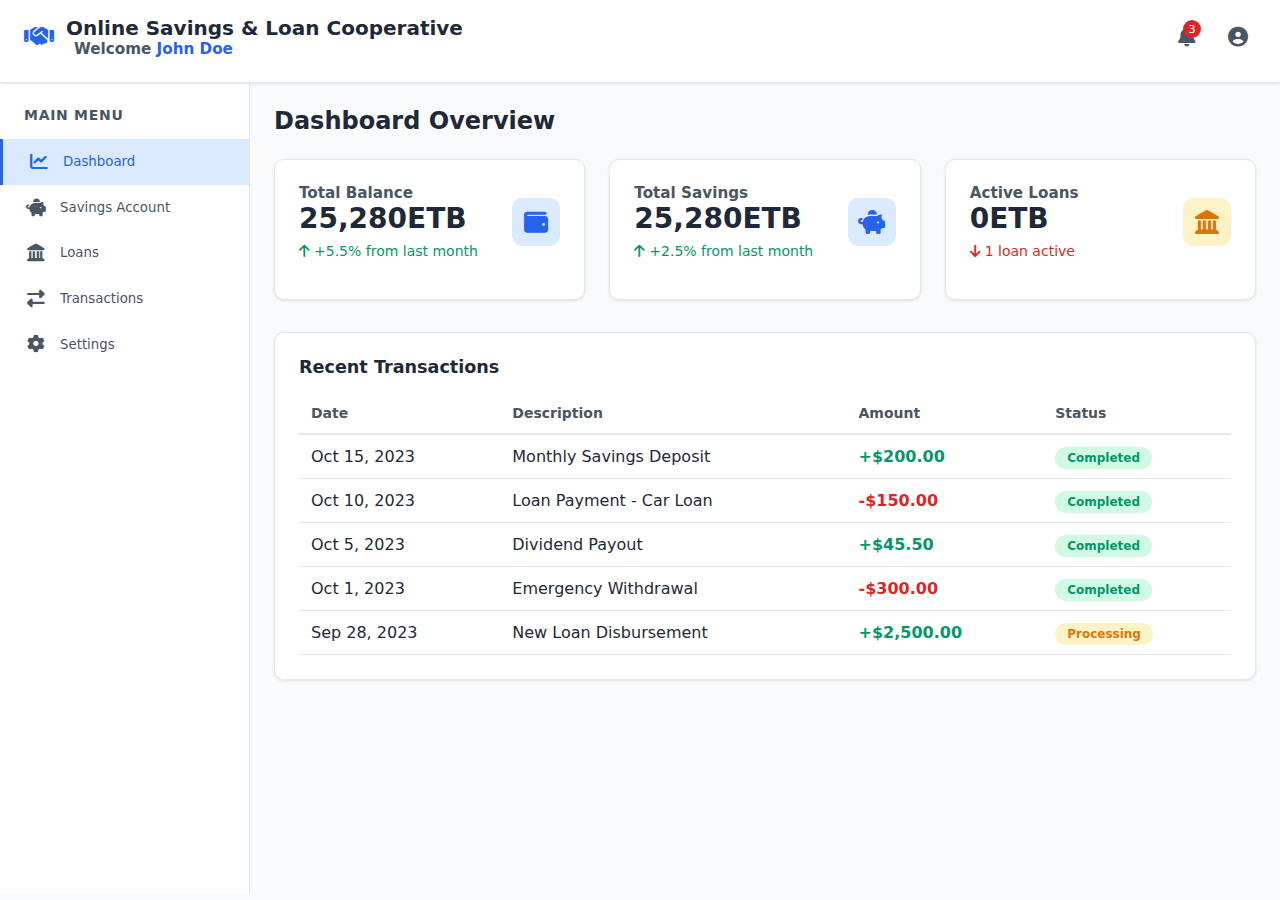
<file: index.html>
<!DOCTYPE html>
<html lang="en">
<head>
    <meta charset="UTF-8">
    <meta name="viewport" content="width=device-width, initial-scale=1.0">
    <title>Online Savings & Loan Cooperative</title>
    <link rel="stylesheet" href="https://cdnjs.cloudflare.com/ajax/libs/font-awesome/6.4.0/css/all.min.css">
    <link rel="stylesheet" href="style.css">
</head>
<body>
    <!-- Header -->
    <header class="header">
        <div class="header-top">
            <button class="menu-toggle" id="menuToggle">
                <i class="fas fa-bars"></i>
            </button>
            
            <div class="logo-section">
                <div class="logo-icon">
                    <i class="fas fa-handshake"></i>
                </div>
                <div class="logo-text">
                    Online Savings & Loan Cooperative<br>
                    <div class="welcome-text">
                         Welcome <span class="welcome-name" id="memberName">John Doe</span>
                    </div>
                </div>
            </div>
            
            <div class="header-actions">
                <button class="notification-btn">
                    <i class="fas fa-bell"></i>
                    <span class="notification-badge">3</span>
                </button>
                <button class="profile-btn" id="profileToggle">
                    <i class="fas fa-user-circle"></i>
                </button>
            </div>
        </div>
    </header>

    <!-- Main Container -->
    <div class="main-layout">
        <!-- Left Sidebar -->
        <aside class="sidebar" id="sidebar">
            <button class="sidebar-close" id="sidebarClose">
                <i class="fas fa-times"></i>
            </button>
            
            <div class="nav-title">Main Menu</div>
            <nav>
                <button type="button" class="nav-item active"
                    data-page="pages/dashboard-home.html"
                    aria-label="Open Dashboard"
                    aria-current="page"
                    title="Dashboard">
                    <i class="fas fa-chart-line nav-icon" aria-hidden="true"></i>
                    <span class="nav-text">Dashboard</span>
                </button>

                <button type="button" class="nav-item" data-page="pages/save.html">
                    <i class="fas fa-piggy-bank nav-icon"></i>
                    <span>Savings Account</span>
                </button>

                <button type="button" class="nav-item" data-page="pages/loan.html">
                    <i class="fas fa-landmark nav-icon"></i>
                    <span>Loans</span>
                </button>

                <button type="button" class="nav-item" data-page="pages/transactions.html">
                    <i class="fas fa-exchange-alt nav-icon"></i>
                    <span>Transactions</span>
                </button>

                <button type="button" class="nav-item" data-page="pages/settings.html">
                    <i class="fas fa-cog nav-icon"></i>
                    <span>Settings</span>
                </button>
            </nav>
        </aside>

        <!-- Main Content Area -->
        <main class="main-content" id="mainContent">
            <!-- Content will be loaded here -->
        </main>
    </div>

    <!-- Profile Panel -->
    <div class="profile-overlay" id="profileOverlay"></div>
    <aside class="profile-panel" id="profilePanel">
        <div class="profile-header">
            <div class="profile-title">My Profile</div>
            <button class="profile-close" id="profileClose">
                <i class="fas fa-times"></i>
            </button>
        </div>
        
        <div class="profile-content">
            <div class="profile-card">
                <div class="profile-name">John Doe</div>
            </div>
            
            <div class="info-section">
                <div class="info-title">Account Status</div>
                <div class="info-item">
                    <span class="info-label">Status</span>
                    <span class="info-value status-completed">Active</span>
                </div>
                <div class="info-item">
                    <span class="info-label">Member Since</span>
                    <span class="info-value">Jan 15, 2021</span>
                </div>
                <div class="info-item">
                    <span class="info-label">Last Login</span>
                    <span class="info-value">Today, 10:30 AM</span>
                </div>
            </div>
            
            <button class="logout-btn" id="logoutBtn">
                <i class="fas fa-sign-out-alt"></i> Logout
            </button>
        </div>
    </aside>

    <script src="script.js"></script>
    <script>
        document.addEventListener('DOMContentLoaded', function() {
            // Sidebar toggle
            const menuToggle = document.getElementById('menuToggle');
            const sidebar = document.getElementById('sidebar');
            const sidebarClose = document.getElementById('sidebarClose');
            const profileToggle = document.getElementById('profileToggle');
            
            // Mobile detection
            function isMobile() {
                return window.innerWidth <= 768;
            }
            
            // Initialize sidebar
            function initSidebar() {
                if (!isMobile()) {
                    sidebar.style.left = '0';
                    menuToggle.style.display = 'none';
                } else {
                    sidebar.style.left = '-250px';
                    menuToggle.style.display = 'flex';
                }
            }
            
            // Toggle sidebar
            menuToggle.addEventListener('click', function() {
                if (isMobile()) {
                    sidebar.classList.toggle('active');
                    if (sidebar.classList.contains('active')) {
                        sidebar.style.left = '0';
                    } else {
                        sidebar.style.left = '-250px';
                    }
                }
            });
            
            // Close sidebar
            sidebarClose.addEventListener('click', function() {
                if (isMobile()) {
                    sidebar.classList.remove('active');
                    sidebar.style.left = '-250px';
                }
            });
            
            // Close sidebar when clicking outside on mobile
            document.addEventListener('click', function(e) {
                if (isMobile() && 
                    sidebar.classList.contains('active') &&
                    !sidebar.contains(e.target) &&
                    !menuToggle.contains(e.target)) {
                    
                    sidebar.classList.remove('active');
                    sidebar.style.left = '-250px';
                }
            });
            
            // Date filter buttons
            const filterBtns = document.querySelectorAll('.filter-btn');
            filterBtns.forEach(btn => {
                btn.addEventListener('click', function() {
                    filterBtns.forEach(b => b.classList.remove('active'));
                    this.classList.add('active');
                });
            });
            
            // Navigation items
            const navItems = document.querySelectorAll('.nav-item');
            navItems.forEach(item => {
                item.addEventListener('click', function() {
                    navItems.forEach(nav => nav.classList.remove('active'));
                    this.classList.add('active');
                    
                    // Close sidebar on mobile after click
                    if (isMobile()) {
                        setTimeout(() => {
                            sidebar.classList.remove('active');
                            sidebar.style.left = '-250px';
                        }, 300);
                    }
                });
            });
            
            // Initialize
            initSidebar();
            window.addEventListener('resize', initSidebar);
            
            console.log('Savings page loaded');
        });
        
        // Action button functions
        function openDepositModal() {
            alert('Deposit form would open here.\nIn a real app, this would show a modal with deposit form.');
        }
        
        function openWithdrawModal() {
            alert('Withdrawal request form would open here.\nIn a real app, this would show a modal with withdrawal form.');
        }
        
        function openTransferModal() {
            alert('Transfer funds form would open here.\nIn a real app, this would show a modal with transfer form.');
        }
        
        function downloadStatement() {
            alert('Statement download would start here.\nIn a real app, this would generate a PDF statement.');
        }
    </script>
    <script>
        // Loan page specific JavaScript
        function applyForLoan() {
            alert('Loan application form would open here.\nIn a real app, this would show a loan application form.');
        }
        
        function makePayment() {
            alert('Loan payment form would open here.\nIn a real app, this would show a payment form.');
        }
        
        function viewSchedule() {
            alert('Payment schedule would display here.\nIn a real app, this would show a repayment calendar.');
        }
        
        function downloadLoanStatement() {
            alert('Loan statement would download here.\nIn a real app, this would generate a PDF statement.');
        }
    </script>
    <script>
        // Transaction page specific JavaScript
        let currentFilter = 'all';
        
        function filterByType(type) {
            currentFilter = type;
            const rows = document.querySelectorAll('#transactionsTable tr');
            const filterButtons = document.querySelectorAll('.action-btn');
            
            // Update active button
            filterButtons.forEach(btn => {
                btn.classList.remove('active');
                if (btn.onclick && btn.onclick.toString().includes(type)) {
                    btn.classList.add('active');
                }
            });
            
            // Filter rows
            rows.forEach(row => {
                if (type === 'all') {
                    row.style.display = '';
                } else {
                    const typeClass = row.querySelector('.transaction-type');
                    if (typeClass && typeClass.classList.contains(`type-${type}`)) {
                        row.style.display = '';
                    } else {
                        row.style.display = 'none';
                    }
                }
            });
            
            // Update count
            const visibleRows = Array.from(rows).filter(row => row.style.display !== 'none');
            document.querySelector('.section-title + div').textContent = 
                `Showing ${visibleRows.length} of 247 transactions`;
        }
        
        function exportTransactions() {
            const format = prompt('Export format:\n1. CSV\n2. PDF\n3. Excel\n\nEnter choice (1-3):');
            if (format) {
                let fileType = '';
                switch(format) {
                    case '1': fileType = 'CSV'; break;
                    case '2': fileType = 'PDF'; break;
                    case '3': fileType = 'Excel'; break;
                    default: fileType = 'CSV';
                }
                alert(`Exporting transactions as ${fileType} file...\nIn a real app, this would generate and download the file.`);
            }
        }
        
        // Search functionality
        document.getElementById('searchInput').addEventListener('input', function(e) {
            const searchTerm = e.target.value.toLowerCase();
            const rows = document.querySelectorAll('#transactionsTable tr');
            
            rows.forEach(row => {
                const text = row.textContent.toLowerCase();
                if (text.includes(searchTerm)) {
                    row.style.display = '';
                } else {
                    row.style.display = 'none';
                }
            });
        });
        
        // Filter by account
        document.getElementById('accountFilter').addEventListener('change', function(e) {
            const selectedAccount = e.target.value;
            const rows = document.querySelectorAll('#transactionsTable tr');
            
            rows.forEach(row => {
                const accountCell = row.querySelector('td:nth-child(3)');
                if (accountCell) {
                    const accountText = accountCell.textContent;
                    if (!selectedAccount || accountText.includes(selectedAccount)) {
                        row.style.display = '';
                    } else {
                        row.style.display = 'none';
                    }
                }
            });
        });
        
        // Filter by status
        document.getElementById('statusFilter').addEventListener('change', function(e) {
            const selectedStatus = e.target.value;
            const rows = document.querySelectorAll('#transactionsTable tr');
            
            rows.forEach(row => {
                const statusCell = row.querySelector('.transaction-status');
                if (statusCell) {
                    const statusText = statusCell.textContent.toLowerCase();
                    if (!selectedStatus || statusText.includes(selectedStatus)) {
                        row.style.display = '';
                    } else {
                        row.style.display = 'none';
                    }
                }
            });
        });
        
        // Date filter buttons
        document.querySelectorAll('.date-filter .filter-btn').forEach(btn => {
            btn.addEventListener('click', function() {
                document.querySelectorAll('.date-filter .filter-btn').forEach(b => b.classList.remove('active'));
                this.classList.add('active');
                
                // In real app, this would filter transactions by date
                const period = this.textContent;
                alert(`Filtering transactions for: ${period}\nIn a real app, this would load transactions for the selected period.`);
            });
        });
        
        console.log('Transaction page loaded');
    </script>
    <script>
// Profile Functions
function saveProfile() {
    const firstName = document.getElementById('firstName').value;
    const lastName = document.getElementById('lastName').value;
    const email = document.getElementById('email').value;
    const phone = document.getElementById('phone').value;
    const address = document.getElementById('address').value;
    
    // Validate inputs
    if (!firstName || !lastName || !email) {
        alert('Please fill in all required fields');
        return;
    }
    
    if (!validateEmail(email)) {
        alert('Please enter a valid email address');
        return;
    }
    
    // Show loading
    const saveBtn = document.querySelector('.btn-save');
    const originalText = saveBtn.innerHTML;
    saveBtn.innerHTML = '<i class="fas fa-spinner fa-spin"></i> Saving...';
    saveBtn.disabled = true;
    
    // Simulate API call
    setTimeout(() => {
        alert('Profile updated successfully!');
        saveBtn.innerHTML = originalText;
        saveBtn.disabled = false;
        
        // Update welcome name if changed
        const welcomeName = document.querySelector('.welcome-name');
        if (welcomeName) {
            welcomeName.textContent = `${firstName} ${lastName}`;
        }
    }, 1000);
}

function changeAvatar() {
    alert('Avatar change feature would open here');
    // In real implementation, this would open a file picker
}

// Password Functions
function changePassword() {
    const currentPass = document.getElementById('currentPassword').value;
    const newPass = document.getElementById('newPassword').value;
    const confirmPass = document.getElementById('confirmPassword').value;
    
    if (!currentPass || !newPass || !confirmPass) {
        alert('Please fill in all password fields');
        return;
    }
    
    if (newPass !== confirmPass) {
        alert('New passwords do not match');
        return;
    }
    
    if (newPass.length < 8) {
        alert('Password must be at least 8 characters long');
        return;
    }
    
    // Show loading
    const saveBtn = document.querySelectorAll('.btn-save')[1];
    const originalText = saveBtn.innerHTML;
    saveBtn.innerHTML = '<i class="fas fa-spinner fa-spin"></i> Updating...';
    saveBtn.disabled = true;
    
    // Simulate API call
    setTimeout(() => {
        alert('Password changed successfully!');
        saveBtn.innerHTML = originalText;
        saveBtn.disabled = false;
        
        // Clear password fields
        document.getElementById('currentPassword').value = '';
        document.getElementById('newPassword').value = '';
        document.getElementById('confirmPassword').value = '';
    }, 1000);
}

// Utility Functions
function validateEmail(email) {
    const re = /^[^\s@]+@[^\s@]+\.[^\s@]+$/;
    return re.test(email);
}

function downloadData() {
    alert('Downloading your account data...');
    // In real implementation, this would generate and download a file
}

function exportTransactions() {
    alert('Exporting transaction history...');
    // In real implementation, this would generate and download CSV/PDF
}

function deleteAccount() {
    if (confirm('Are you sure you want to delete your account? This action cannot be undone.')) {
        const confirmText = prompt('Type "DELETE" to confirm account deletion:');
        if (confirmText === 'DELETE') {
            alert('Account deletion requested. You will receive a confirmation email.');
        }
    }
}

// Initialize settings page
function initSettingsPage() {
    console.log('Settings page initialized');
    
    // Password strength indicator
    const newPassInput = document.getElementById('newPassword');
    if (newPassInput) {
        newPassInput.addEventListener('input', function() {
            updatePasswordStrength(this.value);
        });
    }
    
    // Toggle switches
    const switches = document.querySelectorAll('.switch input');
    switches.forEach(sw => {
        sw.addEventListener('change', function() {
            console.log(`${this.id} changed to: ${this.checked}`);
            // Save preference to localStorage
            localStorage.setItem(this.id, this.checked);
        });
        
        // Load saved preferences
        const saved = localStorage.getItem(sw.id);
        if (saved !== null) {
            sw.checked = saved === 'true';
        }
    });
}

function updatePasswordStrength(password) {
    const strengthBar = document.querySelector('.strength-bar');
    const strengthText = document.querySelector('.strength-text');
    
    if (!password) {
        strengthBar.style.width = '0%';
        strengthBar.style.background = '#e5e7eb';
        strengthText.textContent = 'Password strength';
        return;
    }
    
    let strength = 0;
    if (password.length >= 8) strength++;
    if (/[A-Z]/.test(password)) strength++;
    if (/[0-9]/.test(password)) strength++;
    if (/[^A-Za-z0-9]/.test(password)) strength++;
    
    const width = (strength / 4) * 100;
    strengthBar.style.width = `${width}%`;
    
    if (strength === 0) {
        strengthBar.style.background = '#ef4444';
        strengthText.textContent = 'Very Weak';
    } else if (strength === 1) {
        strengthBar.style.background = '#f97316';
        strengthText.textContent = 'Weak';
    } else if (strength === 2) {
        strengthBar.style.background = '#eab308';
        strengthText.textContent = 'Fair';
    } else if (strength === 3) {
        strengthBar.style.background = '#22c55e';
        strengthText.textContent = 'Good';
    } else {
        strengthBar.style.background = '#16a34a';
        strengthText.textContent = 'Strong';
    }
}

// Call this when settings page loads
document.addEventListener('DOMContentLoaded', initSettingsPage);
    </script>
</body>
</html>
</file>
<file: style.css>
/* Reset and Base Styles */
* {
    margin: 0;
    padding: 0;
    box-sizing: border-box;
    font-family: 'Segoe UI', system-ui, -apple-system, sans-serif;
}

:root {
    --primary-blue: #2563eb;
    --primary-dark: #1e40af;
    --primary-light: #dbeafe;
    --success: #059669;
    --warning: #d97706;
    --danger: #dc2626;
    --gray-50: #f9fafb;
    --gray-100: #f3f4f6;
    --gray-200: #e5e7eb;
    --gray-300: #d1d5db;
    --gray-600: #4b5563;
    --gray-800: #1f2937;
    --shadow: 0 1px 3px rgba(0, 0, 0, 0.1);
    --shadow-md: 0 4px 6px -1px rgba(0, 0, 0, 0.1);
    --transition: all 0.3s ease;
}

body {
    background-color: var(--gray-50);
    color: var(--gray-800);
    min-height: 100vh;
    overflow-x: hidden;
}

/* Header Styles */
.header {
    background: white;
    border-bottom: 1px solid var(--gray-200);
    padding: 1rem 1.5rem;
    position: sticky;
    top: 0;
    z-index: 50;
    box-shadow: var(--shadow);
}

.header-top {
    display: flex;
    justify-content: space-between;
    align-items: center;
    margin-bottom: 0.5rem;
}

/* Menu Toggle Button - FIXED */
.menu-toggle {
    background: none;
    border: none;
    font-size: 1.25rem;
    color: var(--gray-600);
    cursor: pointer;
    padding: 0.5rem;
    border-radius: 6px;
    display: flex;
    align-items: center;
    justify-content: center;
}

.menu-toggle:hover {
    background: var(--gray-100);
}

/* Hide menu toggle on DESKTOP */
@media (min-width: 769px) {
    .menu-toggle {
        display: none !important; /* Hide on desktop */
    }
}

/* Show menu toggle on MOBILE */
@media (max-width: 768px) {
    .menu-toggle {
        display: flex !important; /* Show on mobile */
    }
}

.logo-section {
    display: flex;
    align-items: center;
    gap: 0.75rem;
}

.logo-icon {
    color: var(--primary-blue);
    font-size: 1.5rem;
}

.logo-text {
    font-weight: 700;
    font-size: 1.25rem;
    color: var(--gray-800);
}

.header-actions {
    display: flex;
    align-items: center;
    gap: 1rem;
}

.notification-btn, .profile-btn {
    background: none;
    border: none;
    font-size: 1.25rem;
    color: var(--gray-600);
    cursor: pointer;
    padding: 0.5rem;
    border-radius: 50%;
    position: relative;
}

.notification-btn:hover, .profile-btn:hover {
    background: var(--gray-100);
}

.notification-badge {
    position: absolute;
    top: 3px;
    right: 3px;
    background: var(--danger);
    color: white;
    font-size: 0.7rem;
    width: 18px;
    height: 18px;
    border-radius: 50%;
    display: flex;
    align-items: center;
    justify-content: center;
}

.welcome-text {
    font-size: 0.95rem;
    color: var(--gray-600);
    padding-left: 0.5rem;
}

.welcome-name {
    font-weight: 600;
    color: var(--primary-blue);
}

/* Main Layout */
.dashboard-container {
    display: flex;
    min-height: calc(100vh - 90px);
    position: relative;
}

/* Left Sidebar - FIXED */
.sidebar {
    width: 250px;
    background: white;
    border-right: 1px solid var(--gray-200);
    padding: 1.5rem 0;
    transition: var(--transition);
    z-index: 40;
}

/* Desktop: Sidebar always visible */
@media (min-width: 769px) {
    .sidebar {
        position: relative !important;
        left: 0 !important;
        display: block !important;
        transform: none !important;
    }
}

.sidebar-close {
    display: none;
    position: absolute;
    top: 1rem;
    right: 1rem;
    background: none;
    border: none;
    font-size: 1.5rem;
    color: var(--gray-600);
    cursor: pointer;
}

.nav-title {
    padding: 0 1.5rem 1rem;
    font-size: 0.875rem;
    font-weight: 600;
    color: var(--gray-600);
    text-transform: uppercase;
    letter-spacing: 0.05em;
}

.nav-item {
    padding: 0.875rem 1.5rem;
    display: flex;
    align-items: center;
    gap: 0.75rem;
    text-decoration: none;
    color: var(--gray-600);
    transition: var(--transition);
    border-left: 3px solid transparent;
}

.nav-item:hover {
    background: var(--gray-50);
    color: var(--gray-800);
}

.nav-item.active {
    background: var(--primary-light);
    color: var(--primary-blue);
    border-left: 3px solid var(--primary-blue);
}

.nav-icon {
    font-size: 1.1rem;
    width: 24px;
    text-align: center;
}

/* Main Content */
.main-content {
    flex: 1;
    padding: 1.5rem;
    transition: var(--transition);
}

/* Mobile Sidebar Styles */
@media (max-width: 768px) {
    .sidebar {
        position: fixed !important;
        left: -250px !important;
        top: 0;
        height: 100vh;
        z-index: 100;
        transition: left 0.3s ease !important;
    }
    
    .sidebar.active {
        left: 0 !important;
    }
    
    .sidebar-close {
        display: block;
    }
    
    /* Overlay when sidebar is open on mobile */
    body.sidebar-open::before {
        content: '';
        position: fixed;
        top: 0;
        left: 0;
        width: 100%;
        height: 100%;
        background: rgba(0, 0, 0, 0.5);
        z-index: 99;
        display: block;
    }
    
    .main-content {
        width: 100%;
        padding: 1rem;
    }
    
    .profile-panel {
        width: 100%;
        max-width: 350px;
    }
    
    .cards-grid {
        grid-template-columns: 1fr;
    }
}

.main-title {
    font-size: 1.5rem;
    font-weight: 700;
    margin-bottom: 1.5rem;
    color: var(--gray-800);
}
/* Main Layout */
.main-layout {
    display: flex;
    min-height: calc(100vh - 90px);
    position: relative;
}

/* Main Content */
.main-content {
    flex: 1;
    padding: 1.5rem;
    transition: var(--transition);
    min-height: 100%;
    position: relative;
}

/* Remove the old dashboard-container styles and replace with: */
#mainContent {
    opacity: 1;
    transition: opacity 0.3s ease;
}

#mainContent.loading {
    opacity: 0.5;
}

/* Update mobile styles */
@media (max-width: 768px) {
    .main-layout {
        flex-direction: column;
    }
    
    .main-content {
        width: 100%;
        padding: 1rem;
    }
}
.nav-item {
    background: none;
    border: none;
    width: 100%;
    text-align: left;
    cursor: pointer;
    display: flex;
    align-items: center;
    gap: 12px;
}

/* Cards Grid */
.cards-grid {
    display: grid;
    grid-template-columns: repeat(auto-fit, minmax(300px, 1fr));
    gap: 1.5rem;
    margin-bottom: 2rem;
}

.card {
    background: white;
    border-radius: 10px;
    padding: 1.5rem;
    box-shadow: var(--shadow);
    border: 1px solid var(--gray-200);
    transition: var(--transition);
}

.card:hover {
    box-shadow: var(--shadow-md);
}

.card-header {
    display: flex;
    justify-content: space-between;
    align-items: center;
    margin-bottom: 1rem;
}

.card-title {
    font-weight: 600;
    color: var(--gray-600);
    font-size: 0.95rem;
}

.card-value {
    font-size: 1.75rem;
    font-weight: 700;
    color: var(--gray-800);
    margin-bottom: 0.5rem;
}

.card-change {
    font-size: 0.875rem;
    display: flex;
    align-items: center;
    gap: 0.25rem;
}

.positive {
    color: var(--success);
}

.negative {
    color: var(--danger);
}

.savings-card .card-icon {
    color: var(--primary-blue);
    background: var(--primary-light);
}

.loans-card .card-icon {
    color: var(--warning);
    background: #fef3c7;
}

.shares-card .card-icon {
    color: var(--success);
    background: #d1fae5;
}

.card-icon {
    width: 48px;
    height: 48px;
    border-radius: 10px;
    display: flex;
    align-items: center;
    justify-content: center;
    font-size: 1.5rem;
}

/* Transactions Table */
.transactions-section {
    background: white;
    border-radius: 10px;
    padding: 1.5rem;
    box-shadow: var(--shadow);
    border: 1px solid var(--gray-200);
}

.section-title {
    font-weight: 600;
    color: var(--gray-800);
    margin-bottom: 1rem;
    font-size: 1.1rem;
}

.transactions-table {
    width: 100%;
    border-collapse: collapse;
}

.transactions-table th {
    text-align: left;
    padding: 0.75rem;
    font-weight: 600;
    color: var(--gray-600);
    border-bottom: 2px solid var(--gray-200);
    font-size: 0.875rem;
}

.transactions-table td {
    padding: 0.75rem;
    border-bottom: 1px solid var(--gray-200);
}

.transaction-amount {
    font-weight: 600;
}

.transaction-deposit {
    color: var(--success);
}

.transaction-withdrawal {
    color: var(--danger);
}

.status-badge {
    padding: 0.25rem 0.75rem;
    border-radius: 20px;
    font-size: 0.75rem;
    font-weight: 600;
}

.status-completed {
    background: #d1fae5;
    color: var(--success);
}

.status-pending {
    background: #fef3c7;
    color: var(--warning);
}

/* Profile Panel */
.profile-panel {
    position: fixed;
    top: 0;
    right: -400px;
    width: 350px;
    height: 100vh;
    background: white;
    box-shadow: -2px 0 10px rgba(0, 0, 0, 0.1);
    z-index: 100;
    transition: right 0.3s ease;
    overflow-y: auto;
}

.profile-panel.active {
    right: 0;
}

.profile-overlay {
    position: fixed;
    top: 0;
    left: 0;
    width: 100%;
    height: 100%;
    background: rgba(0, 0, 0, 0.5);
    z-index: 99;
    display: none;
}

.profile-overlay.active {
    display: block;
}

.profile-header {
    padding: 1.5rem;
    border-bottom: 1px solid var(--gray-200);
    display: flex;
    justify-content: space-between;
    align-items: center;
}

.profile-title {
    font-weight: 700;
    font-size: 1.25rem;
    color: var(--gray-800);
}

.profile-close {
    background: none;
    border: none;
    font-size: 1.5rem;
    color: var(--gray-600);
    cursor: pointer;
}

.profile-content {
    padding: 1.5rem;
}

.profile-card {
    text-align: center;
    margin-bottom: 1.5rem;
}

.profile-avatar {
    width: 80px;
    height: 80px;
    border-radius: 50%;
    background: var(--primary-light);
    color: var(--primary-blue);
    display: flex;
    align-items: center;
    justify-content: center;
    font-size: 2rem;
    font-weight: 600;
    margin: 0 auto 1rem;
}

.profile-name {
    font-weight: 700;
    font-size: 1.25rem;
    margin-bottom: 0.25rem;
}

.profile-id {
    color: var(--gray-600);
    font-size: 0.875rem;
    margin-bottom: 1rem;
}

.info-section {
    margin-bottom: 1.5rem;
}

.info-title {
    font-weight: 600;
    color: var(--gray-600);
    margin-bottom: 0.75rem;
    font-size: 0.9rem;
    text-transform: uppercase;
    letter-spacing: 0.05em;
}

.info-item {
    display: flex;
    justify-content: space-between;
    padding: 0.75rem 0;
    border-bottom: 1px solid var(--gray-200);
}

.info-label {
    color: var(--gray-600);
}

.info-value {
    font-weight: 600;
}

.activity-log {
    list-style: none;
}

.activity-item {
    padding: 0.75rem 0;
    border-bottom: 1px solid var(--gray-200);
    display: flex;
    gap: 0.75rem;
}

.activity-icon {
    color: var(--primary-blue);
    font-size: 0.875rem;
}

.activity-text {
    flex: 1;
}

.activity-time {
    color: var(--gray-600);
    font-size: 0.75rem;
}

.logout-btn {
    width: 100%;
    padding: 0.875rem;
    background: var(--danger);
    color: white;
    border: none;
    border-radius: 8px;
    font-weight: 600;
    cursor: pointer;
    margin-top: 1rem;
    transition: var(--transition);
}

.logout-btn:hover {
    background: #b91c1c;
}

/* Responsive Design */
@media (max-width: 1024px) {
    .cards-grid {
        grid-template-columns: repeat(auto-fit, minmax(250px, 1fr));
    }
}

@media (max-width: 480px) {
    .header {
        padding: 0.75rem 1rem;
    }
    
    .logo-text {
        font-size: 1rem;
    }
    
    .main-content {
        padding: 1rem 0.75rem;
    }
    
    .card {
        padding: 1rem;
    }
    
    .card-value {
        font-size: 1.5rem;
    }
}
</file>
